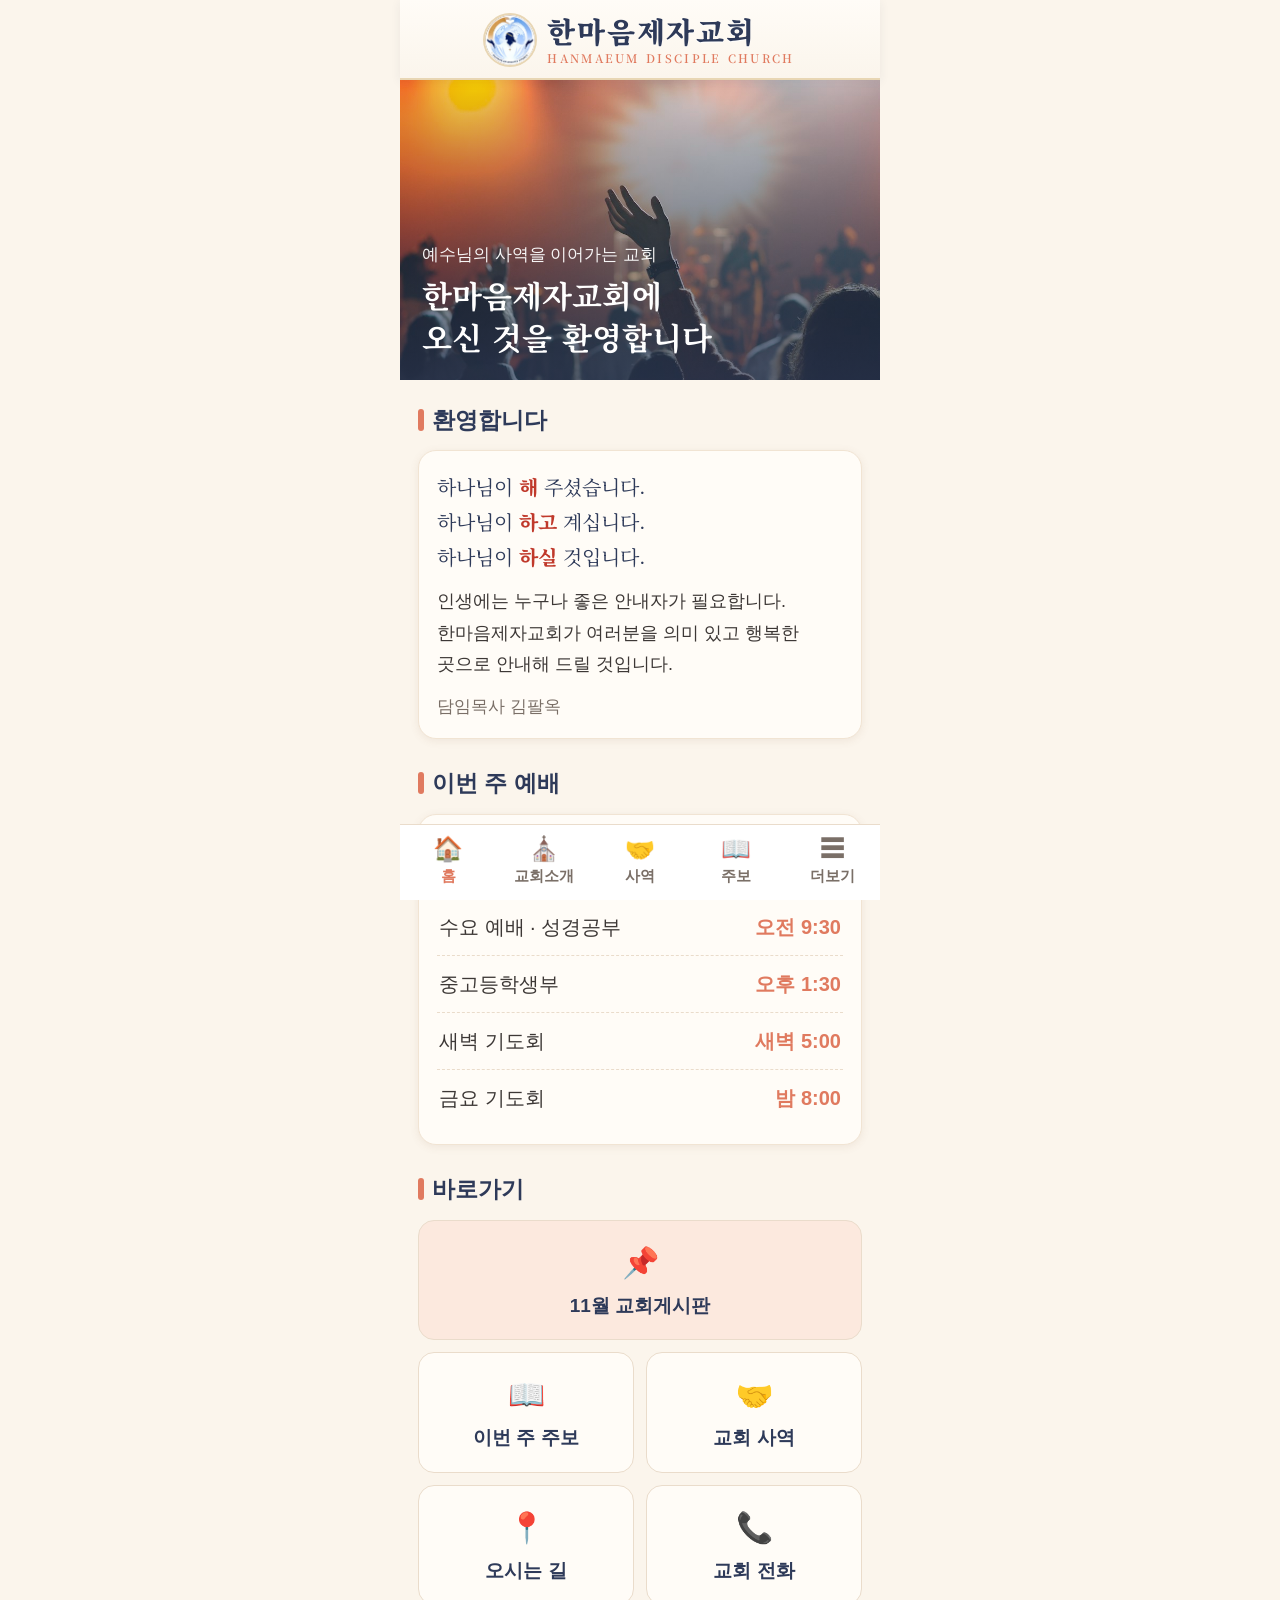
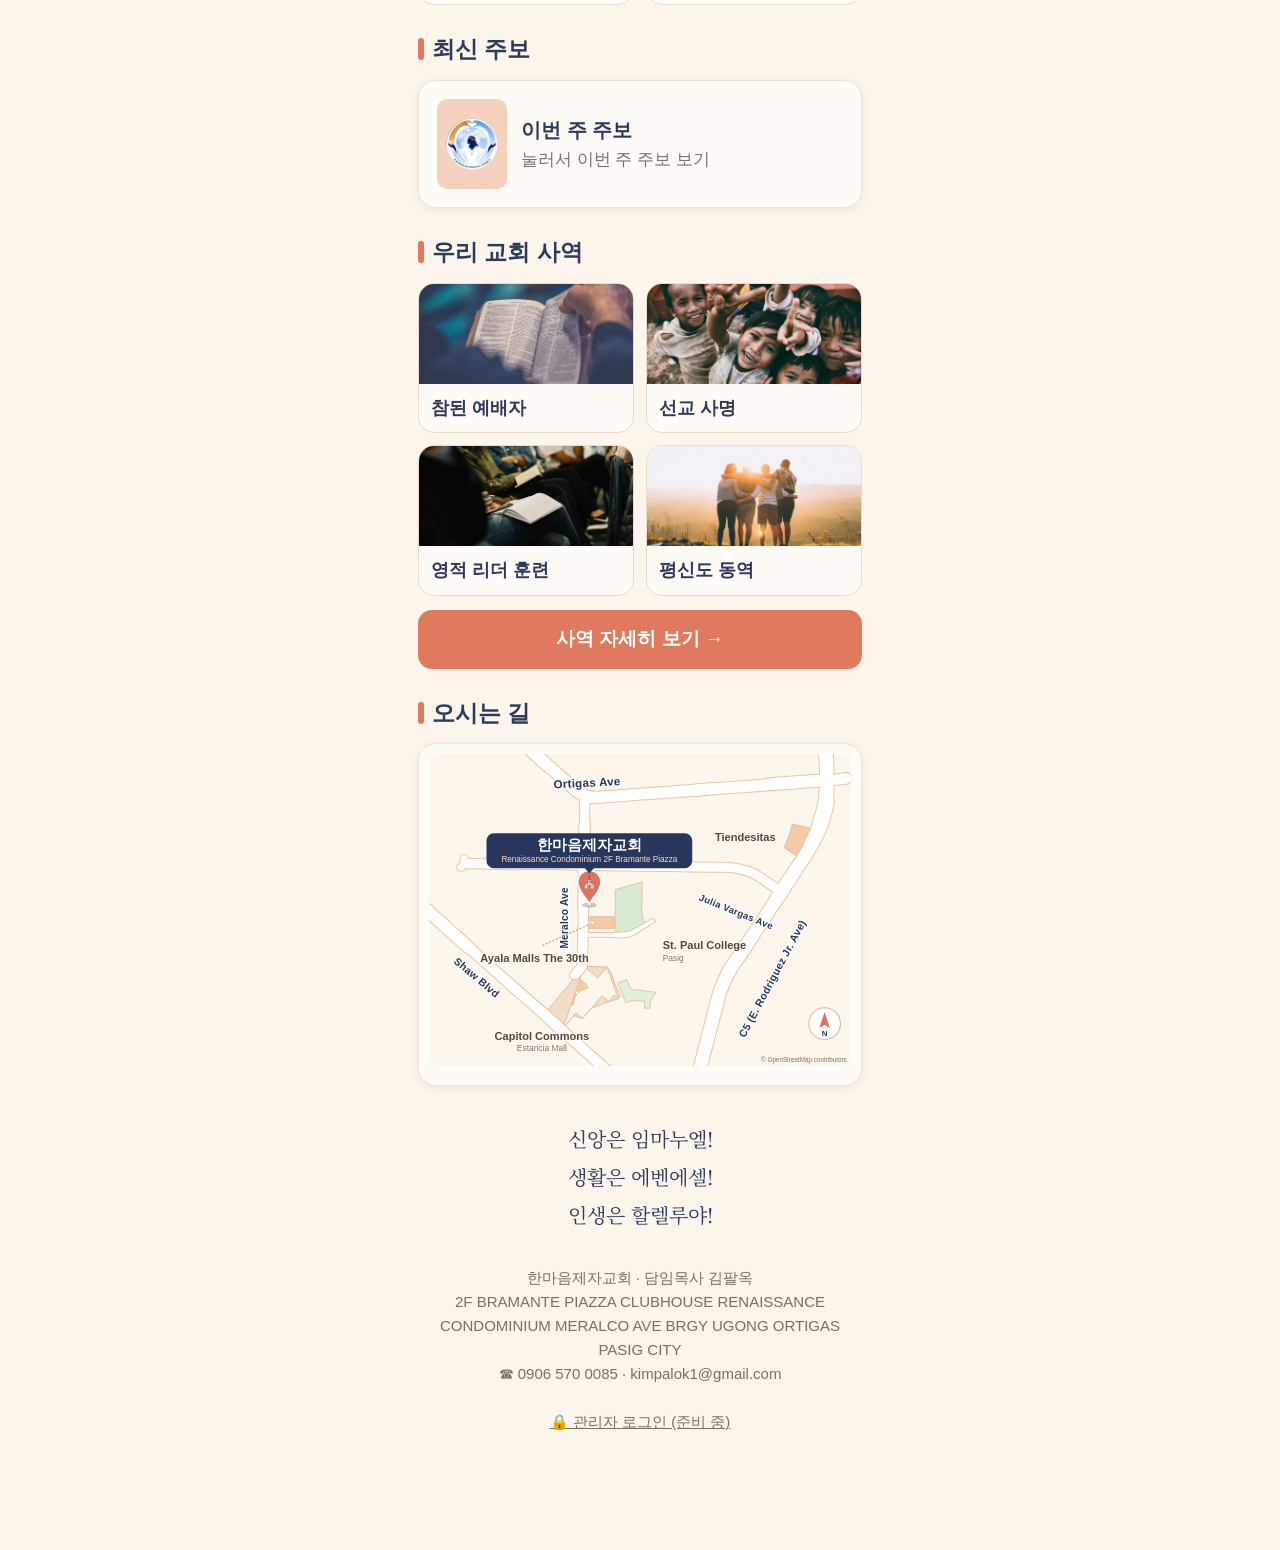
<file: index.html>
<!DOCTYPE html><html lang="ko"><head><meta charset="utf-8"><meta name="viewport" content="width=device-width,initial-scale=1"><title>한마음제자교회</title><link rel="manifest" href="manifest.webmanifest"><link rel="icon" type="image/png" sizes="32x32" href="img/icons/favicon-32.png"><link rel="apple-touch-icon" href="img/icons/apple-touch-icon.png"><meta name="theme-color" content="#FBF5EC"><meta name="apple-mobile-web-app-capable" content="yes"><meta name="mobile-web-app-capable" content="yes"><meta name="apple-mobile-web-app-title" content="한마음교회"><meta property="og:type" content="website"><meta property="og:title" content="한마음제자교회"><meta property="og:description" content="한마음제자교회 예배·사역 안내 (Ortigas, Pasig City)"><meta property="og:image" content="https://chamegirl0808-maker.github.io/hanmaum-church-app/img/hero.jpg"><meta property="og:url" content="https://chamegirl0808-maker.github.io/hanmaum-church-app/index.html"><link rel="preconnect" href="https://fonts.googleapis.com"><link rel="preconnect" href="https://fonts.gstatic.com" crossorigin><link rel="stylesheet" href="https://fonts.googleapis.com/css2?family=Noto+Serif+KR:wght@600;700;900&display=swap"><link rel="stylesheet" href="style.css"><script src="photos.js"></script></head><body><header class="top"><a class="brand" href="index.html"><img data-photo="logo" alt=""><span class="bt"><b>한마음제자교회</b><small>HANMAEUM DISCIPLE CHURCH</small></span></a></header>
<div class="hero" data-photo="hero"><div class="t"><small>예수님의 사역을 이어가는 교회</small><h1 class="serif">한마음제자교회에<br>오신 것을 환영합니다</h1></div></div>
<section id="about"><h2>환영합니다</h2><div class="card vision">
<p class="serif">하나님이 <span class="accent">해</span> 주셨습니다.<br>하나님이 <span class="accent">하고</span> 계십니다.<br>하나님이 <span class="accent">하실</span> 것입니다.</p>
<p style="margin-top:12px;font-size:18px;color:var(--char)">인생에는 누구나 좋은 안내자가 필요합니다. 한마음제자교회가 여러분을 의미 있고 행복한 곳으로 안내해 드릴 것입니다.</p>
<div class="who">담임목사 김팔옥</div></div></section>
<section><h2>이번 주 예배</h2><div class="card times">
<div class="row main"><span>주일 낮 예배</span><b>오전 10:50</b></div>
<div class="row"><span>수요 예배 · 성경공부</span><b>오전 9:30</b></div>
<div class="row"><span>중고등학생부</span><b>오후 1:30</b></div>
<div class="row"><span>새벽 기도회</span><b>새벽 5:00</b></div>
<div class="row"><span>금요 기도회</span><b>밤 8:00</b></div></div></section>
<section><h2>바로가기</h2><div class="quick"><a href="board.html" style="grid-column:span 2;background:var(--peach-l)"><span>📌</span>11월 교회게시판</a>
<a href="jubo.html"><span>📖</span>이번 주 주보</a><a href="ministry.html"><span>🤝</span>교회 사역</a>
<a href="directions.html"><span>📍</span>오시는 길</a><a href="tel:09065700085"><span>📞</span>교회 전화</a></div></section>
<section id="bulletin"><h2>최신 주보</h2><a class="card bul" href="jubo.html"><div class="ic"><img data-photo="logo" alt=""></div><div>
<h3 id="bulT">이번 주 주보</h3><p id="bulS">눌러서 이번 주 주보 보기</p></div></a></section>
<section><h2>우리 교회 사역</h2><div class="mprev">
<a href="ministry.html#m1"><div class="ph" data-photo="worship"></div><b>참된 예배자</b></a>
<a href="ministry.html#m2"><div class="ph" data-photo="mission"></div><b>선교 사명</b></a>
<a href="ministry.html#m3"><div class="ph" data-photo="leader"></div><b>영적 리더 훈련</b></a>
<a href="ministry.html#m4"><div class="ph" data-photo="together"></div><b>평신도 동역</b></a></div>
<a class="btn" href="ministry.html">사역 자세히 보기 →</a></section>
<section id="map"><h2>오시는 길</h2><a href="directions.html" class="card" style="display:block;padding:10px"><img data-photo="map" alt="교회 위치 지도 · 눌러서 오시는 길 보기" style="width:100%;border-radius:10px"></a></section>
<section><div class="motto serif">신앙은 임마누엘!<br>생활은 에벤에셀!<br>인생은 할렐루야!</div></section>
<div class="foot" id="more">한마음제자교회 · 담임목사 김팔옥<br>2F BRAMANTE PIAZZA CLUBHOUSE RENAISSANCE CONDOMINIUM MERALCO AVE BRGY UGONG ORTIGAS PASIG CITY<br>☎ 0906 570 0085 · kimpalok1@gmail.com<br><br><a href="#">🔒 관리자 로그인 (준비 중)</a></div>
<nav class="tab"><a href="index.html" class="on"><span>🏠</span>홈</a><a href="index.html#about" class="A"><span>⛪</span>교회소개</a><a href="ministry.html" class="M"><span>🤝</span>사역</a><a href="jubo.html" class="B"><span>📖</span>주보</a><a href="#more" class="X"><span>☰</span>더보기</a></nav>
<script src="jubo-loader.js"></script><script>loadLatestJubo().then(function(r){document.getElementById("bulT").textContent=juboTitle(r.date);var o=(r.jubo.order||[]).filter(function(x){return x.name=="설교"})[0],t=o&&juboClean(o.mid);document.getElementById("bulS").textContent=(r.jubo.issue||"")+(t?" · 설교: "+t:"");}).catch(function(){});</script>
</body></html>
</file>
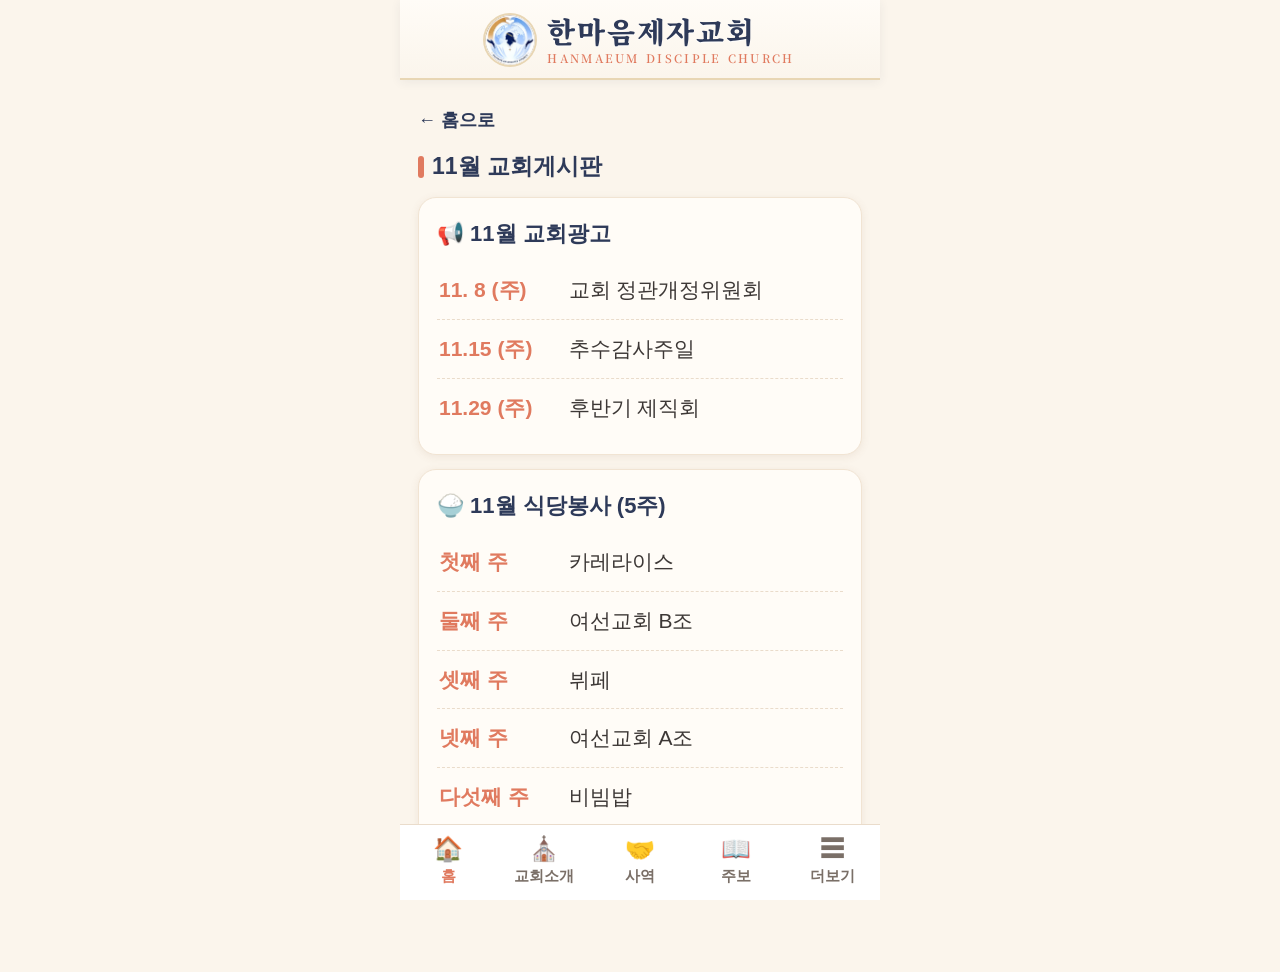
<file: board.html>
<!DOCTYPE html><html lang="ko"><head><meta charset="utf-8"><meta name="viewport" content="width=device-width,initial-scale=1"><title>교회게시판 · 한마음제자교회</title><link rel="manifest" href="manifest.webmanifest"><link rel="icon" type="image/png" sizes="32x32" href="img/icons/favicon-32.png"><link rel="apple-touch-icon" href="img/icons/apple-touch-icon.png"><meta name="theme-color" content="#FBF5EC"><meta name="apple-mobile-web-app-capable" content="yes"><meta name="mobile-web-app-capable" content="yes"><meta name="apple-mobile-web-app-title" content="한마음교회"><link rel="preconnect" href="https://fonts.googleapis.com"><link rel="preconnect" href="https://fonts.gstatic.com" crossorigin><link rel="stylesheet" href="https://fonts.googleapis.com/css2?family=Noto+Serif+KR:wght@600;700;900&display=swap"><link rel="stylesheet" href="style.css"><script src="photos.js"></script>
<style>.bd h3{font-size:22px;color:var(--navy);margin:0 0 10px}.bd ol{list-style:none;padding:0;margin:0}.bd li{display:flex;gap:12px;align-items:baseline;padding:12px 2px;border-bottom:1px dashed var(--line);font-size:21px}.bd li:last-child{border:0}.bd li b{color:var(--coral);font-weight:900;white-space:nowrap;min-width:5.6em}.bd .note{font-size:16px;color:var(--mute);margin-top:8px}</style></head><body><header class="top"><a class="brand" href="index.html"><img data-photo="logo" alt=""><span class="bt"><b>한마음제자교회</b><small>HANMAEUM DISCIPLE CHURCH</small></span></a></header>
<section class="pdet"><a class="back" href="index.html">← 홈으로</a><h2 id="bt">교회게시판</h2><div id="board"><p>불러오는 중…</p></div></section>
<nav class="tab"><a href="index.html" class="on"><span>🏠</span>홈</a><a href="index.html#about"><span>⛪</span>교회소개</a><a href="ministry.html"><span>🤝</span>사역</a><a href="jubo.html"><span>📖</span>주보</a><a href="index.html#more"><span>☰</span>더보기</a></nav>
<script src="board.js"></script><script>
(function(){var B=window.BOARD||{},k=B.current,M=B.months&&B.months[k];
function e(x){return String(x).replace(/[&<>"]/g,function(c){return{"&":"&amp;","<":"&lt;",">":"&gt;",'"':"&quot;"}[c]})}
if(!M){board.innerHTML="<p>게시판 내용이 아직 없습니다.</p>";return}
bt.textContent=M.title;document.title=M.title+" · 한마음제자교회";
var h="";(M.sections||[]).forEach(function(s){h+='<div class="card bd" style="margin-bottom:14px"><h3>'+e(s.title)+'</h3><ol>'+s.items.map(function(r){return'<li><b>'+e(r[0])+'</b><span>'+e(r[1])+'</span></li>'}).join("")+'</ol>'+(s.note?'<p class="note">'+e(s.note)+'</p>':'')+'</div>'});
board.innerHTML=h;})();
</script></body></html>
</file>
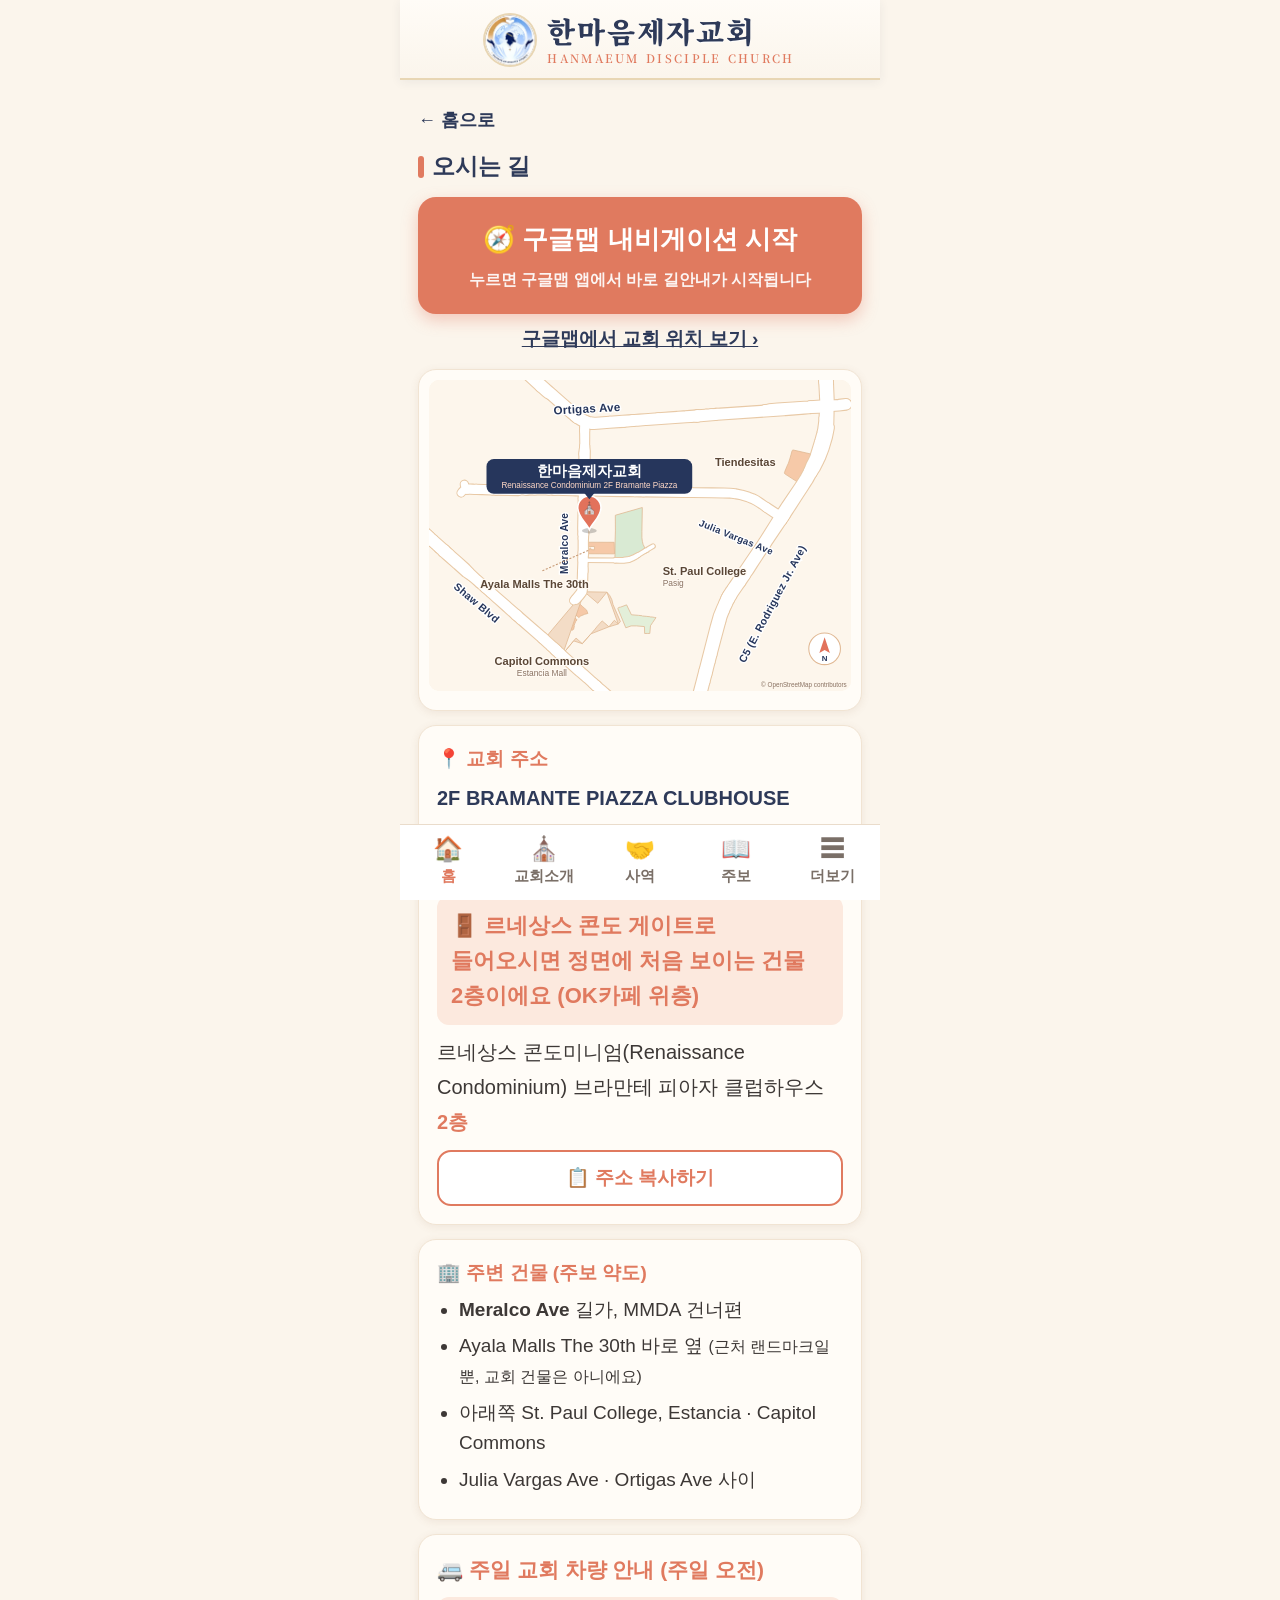
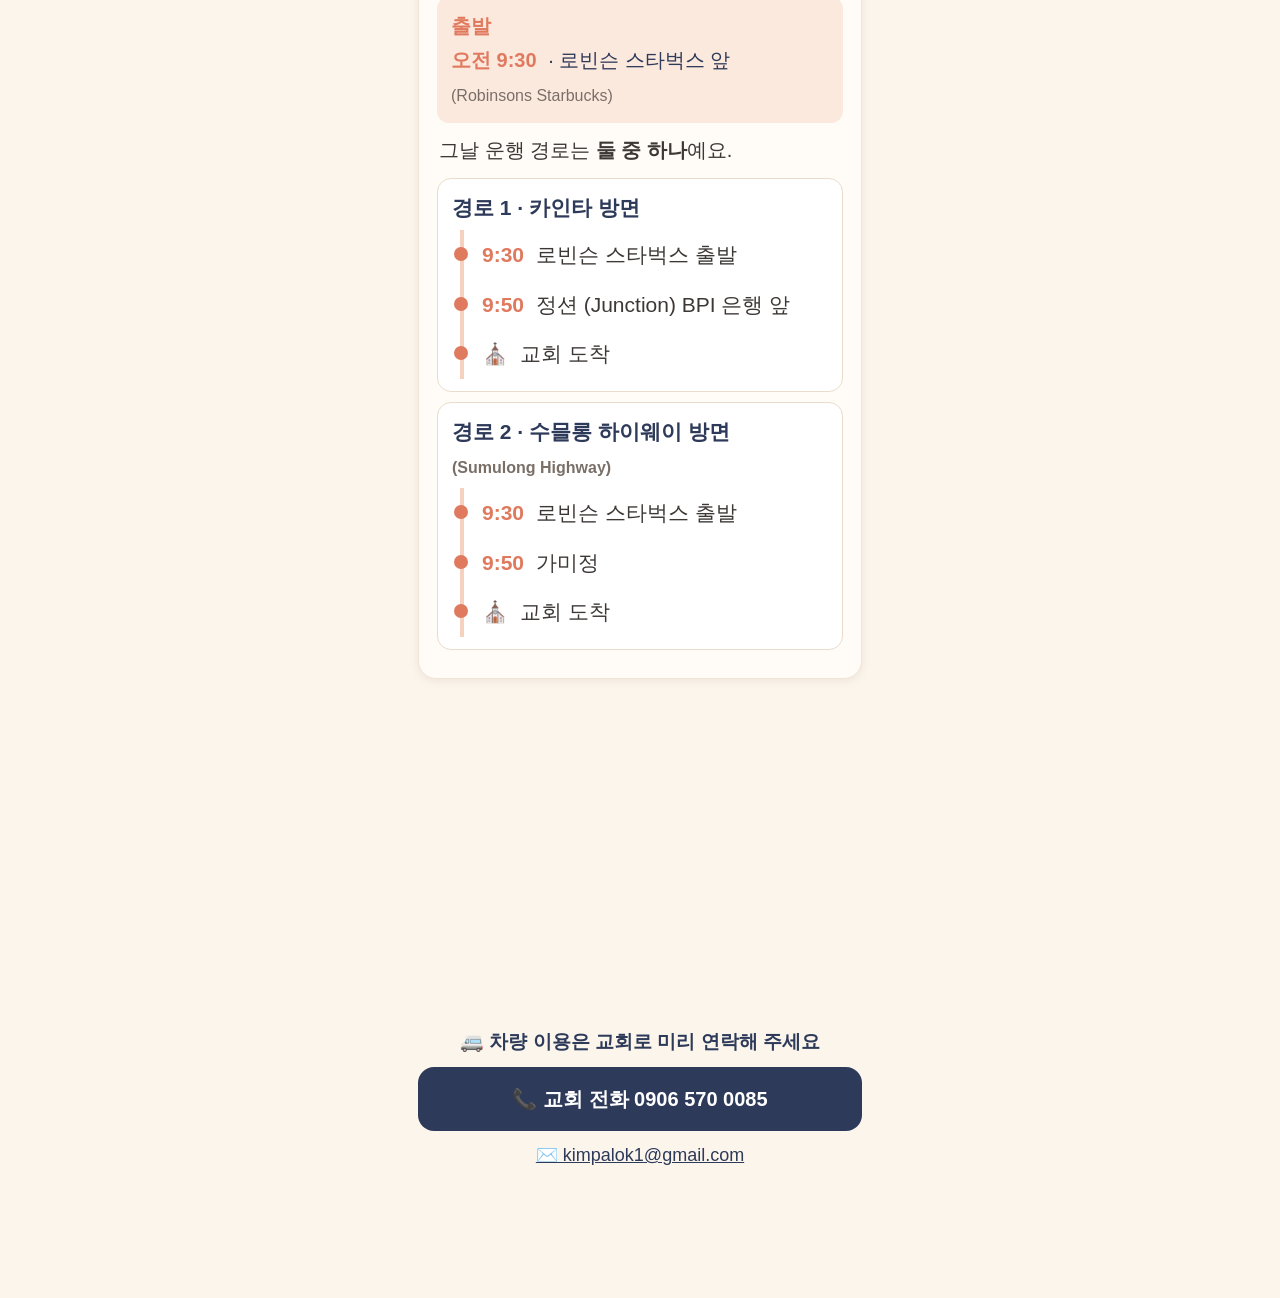
<file: directions.html>
<!DOCTYPE html><html lang="ko"><head><meta charset="utf-8"><meta name="viewport" content="width=device-width,initial-scale=1"><title>오시는 길 · 한마음제자교회</title><link rel="manifest" href="manifest.webmanifest"><link rel="icon" type="image/png" sizes="32x32" href="img/icons/favicon-32.png"><link rel="apple-touch-icon" href="img/icons/apple-touch-icon.png"><meta name="theme-color" content="#FBF5EC"><meta name="apple-mobile-web-app-capable" content="yes"><meta name="mobile-web-app-capable" content="yes"><meta name="apple-mobile-web-app-title" content="한마음교회"><link rel="preconnect" href="https://fonts.googleapis.com"><link rel="preconnect" href="https://fonts.gstatic.com" crossorigin><link rel="stylesheet" href="https://fonts.googleapis.com/css2?family=Noto+Serif+KR:wght@600;700;900&display=swap"><link rel="stylesheet" href="style.css"><script src="photos.js"></script>
<style>.addr .big{font-size:23px;font-weight:800;line-height:1.5;color:var(--navy);margin:6px 0 4px;word-break:break-word}.copy{display:block;width:100%;margin-top:10px;padding:13px;border:2px solid var(--coral);background:#fff;color:var(--coral);border-radius:14px;font-size:19px;font-weight:700;font-family:inherit}.lm li{margin:6px 0;font-size:19px}.lm ul{padding-left:22px}.van .rt{background:var(--peach-l);border-radius:12px;padding:12px 14px;margin:10px 0;font-size:20px;line-height:1.7;color:var(--navy)}.van .rt b{color:var(--coral);display:block}.van small{color:var(--mute);font-size:16px}.mail{display:block;text-align:center;font-size:18px;color:var(--navy);margin:6px 0 14px}.van .one{font-size:20px;margin:6px 2px 10px}.route{border:1px solid var(--line);border-radius:14px;padding:12px 14px;margin:10px 0;background:#fff}.route h4{font-size:21px;color:var(--navy);margin-bottom:6px}.tl{list-style:none;padding:0;margin:0;border-left:4px solid var(--peach);margin-left:8px}.tl li{position:relative;padding:8px 0 8px 18px;font-size:21px}.tl li:before{content:"";position:absolute;left:-10px;top:17px;width:14px;height:14px;border-radius:50%;background:var(--coral)}.tl strong,.van .rt strong{color:var(--coral);font-weight:900;margin-right:6px}.pre{text-align:center;font-size:19px;font-weight:700;color:var(--navy);margin:14px 0 0}.navgo{display:block;text-align:center;background:var(--coral);color:#fff;font-size:26px;font-weight:900;padding:22px 14px;border-radius:18px;margin:6px 0 10px;text-decoration:none;box-shadow:0 6px 16px rgba(226,114,91,.35)}.navgo small{display:block;font-size:16px;font-weight:600;opacity:.92;margin-top:6px}.navsee{display:block;text-align:center;font-size:19px;font-weight:700;color:var(--navy);margin:0 0 14px;text-decoration:underline}.gframe{display:block;width:100%;height:320px;border:0;border-radius:14px;margin:10px 0}</style></head><body><header class="top"><a class="brand" href="index.html"><img data-photo="logo" alt=""><span class="bt"><b>한마음제자교회</b><small>HANMAEUM DISCIPLE CHURCH</small></span></a></header>
<section class="pdet"><a class="back" href="index.html">← 홈으로</a><h2>오시는 길</h2>
<a class="navgo" id="gm" href="https://www.google.com/maps/dir/?api=1&amp;destination=14.581758,121.064286&amp;travelmode=driving&amp;dir_action=navigate">🧭 구글맵 내비게이션 시작<small>누르면 구글맵 앱에서 바로 길안내가 시작됩니다</small></a>
<a class="navsee" id="gs" href="https://www.google.com/maps/search/?api=1&amp;query=14.581758,121.064286">구글맵에서 교회 위치 보기 ›</a>
<div class="card" style="padding:10px"><img src="img/church-map.svg" alt="교회 위치 지도 (한마음제자교회, Renaissance Condominium 2F Bramante Piazza)" style="width:100%;border-radius:10px;background:#fdf6ec"></div>
<div class="card addr"><b>📍 교회 주소</b><p class="big" id="ad">2F BRAMANTE PIAZZA CLUBHOUSE RENAISSANCE CONDOMINIUM MERALCO AVE BRGY UGONG ORTIGAS PASIG CITY</p><p style="font-size:22px;font-weight:800;line-height:1.6;color:var(--coral);background:var(--peach-l);border-radius:12px;padding:12px 14px;margin:10px 0">🚪 르네상스 콘도 게이트로 들어오시면 정면에 처음 보이는 건물 2층이에요 (OK카페 위층)</p><p>르네상스 콘도미니엄(Renaissance Condominium) 브라만테 피아자 클럽하우스 <b>2층</b></p><button class="copy" id="cp" type="button">📋 주소 복사하기</button></div>
<div class="card lm"><b style="color:var(--coral)">🏢 주변 건물 (주보 약도)</b><ul><li><b>Meralco Ave</b> 길가, MMDA 건너편</li><li>Ayala Malls The 30th 바로 옆 <small>(근처 랜드마크일 뿐, 교회 건물은 아니에요)</small></li><li>아래쪽 St. Paul College, Estancia · Capitol Commons</li><li>Julia Vargas Ave · Ortigas Ave 사이</li></ul></div>
<div class="card van" id="van"><b style="color:var(--coral);font-size:21px">🚐 주일 교회 차량 안내 (주일 오전)</b>
<div class="rt"><b>출발</b><strong>오전 9:30</strong> · 로빈슨 스타벅스 앞<br><small>(Robinsons Starbucks)</small></div>
<p class="one">그날 운행 경로는 <b>둘 중 하나</b>예요.</p>
<div class="route"><h4>경로 1 · 카인타 방면</h4><ol class="tl"><li><strong>9:30</strong> 로빈슨 스타벅스 출발</li><li><strong>9:50</strong> 정션 (Junction) BPI 은행 앞</li><li><strong>⛪</strong> 교회 도착</li></ol></div>
<div class="route"><h4>경로 2 · 수믈롱 하이웨이 방면<br><small>(Sumulong Highway)</small></h4><ol class="tl"><li><strong>9:30</strong> 로빈슨 스타벅스 출발</li><li><strong>9:50</strong> 가미정</li><li><strong>⛪</strong> 교회 도착</li></ol></div></div>
<iframe id="gf" class="gframe" title="구글 지도" src="https://maps.google.com/maps?q=14.581758,121.064286&amp;z=17&amp;output=embed" allowfullscreen referrerpolicy="no-referrer-when-downgrade"></iframe>
<p class="pre">🚐 차량 이용은 교회로 미리 연락해 주세요</p>
<a class="gmap tel" href="tel:09065700085">📞 교회 전화 0906 570 0085</a>
<a class="mail" href="mailto:kimpalok1@gmail.com">✉️ kimpalok1@gmail.com</a></section>
<nav class="tab"><a href="index.html" class="on"><span>🏠</span>홈</a><a href="index.html#about"><span>⛪</span>교회소개</a><a href="ministry.html"><span>🤝</span>사역</a><a href="jubo.html"><span>📖</span>주보</a><a href="index.html#more"><span>☰</span>더보기</a></nav>
<script>
var A="2F BRAMANTE PIAZZA CLUBHOUSE RENAISSANCE CONDOMINIUM MERALCO AVE BRGY UGONG ORTIGAS PASIG CITY";
cp.onclick=function(){function ok(){cp.textContent="✅ 복사되었습니다";setTimeout(function(){cp.textContent="📋 주소 복사하기"},2500)}
if(navigator.clipboard)navigator.clipboard.writeText(A).then(ok,fb);else fb();function fb(){var t=document.createElement("textarea");t.value=A;document.body.appendChild(t);t.select();try{document.execCommand("copy");ok()}catch(e){}t.remove()}};
</script></body></html>
</file>
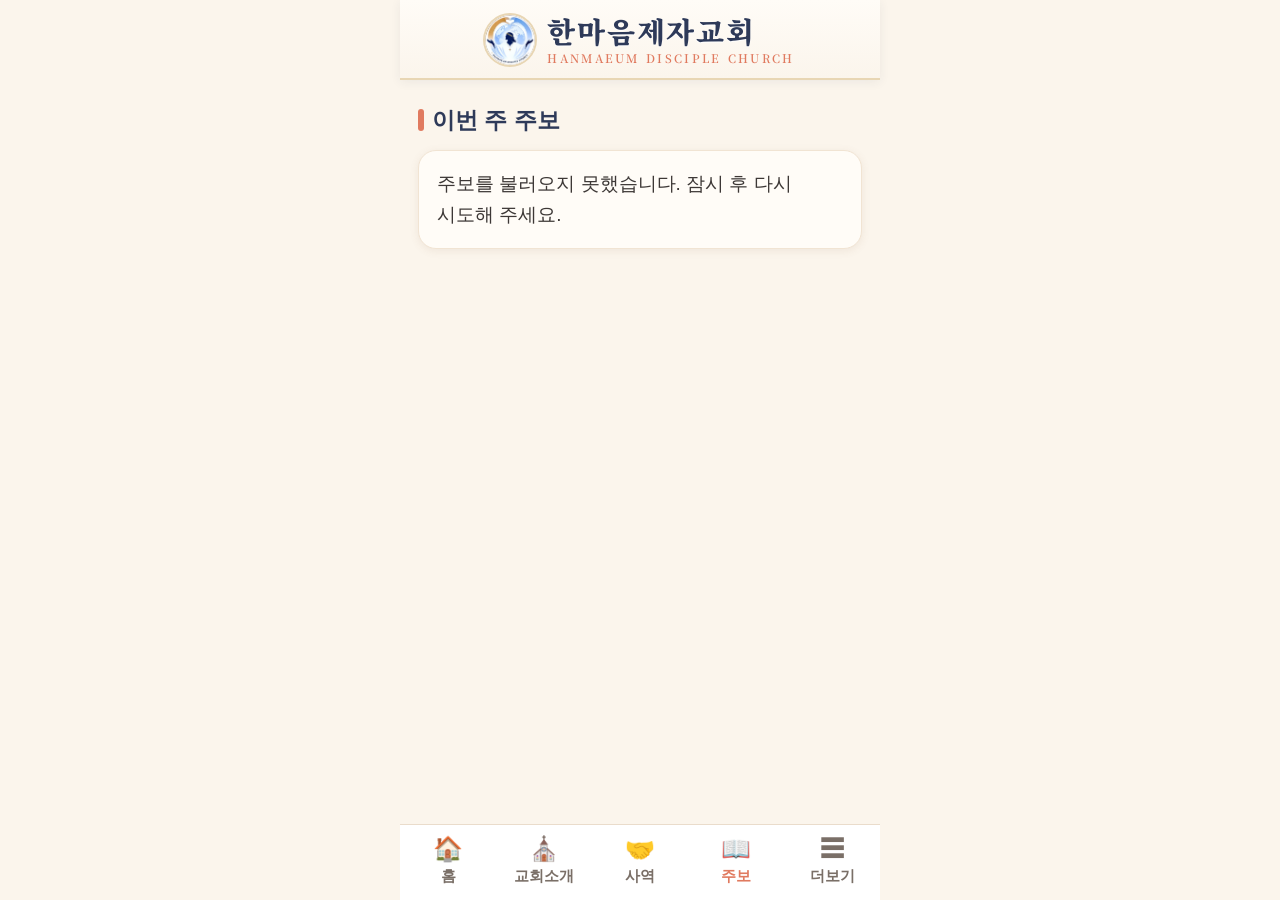
<file: jubo.html>
<!DOCTYPE html><html lang="ko"><head><meta charset="utf-8"><meta name="viewport" content="width=device-width,initial-scale=1"><title>이번 주 주보 · 한마음제자교회</title><link rel="manifest" href="manifest.webmanifest"><link rel="icon" type="image/png" sizes="32x32" href="img/icons/favicon-32.png"><link rel="apple-touch-icon" href="img/icons/apple-touch-icon.png"><meta name="theme-color" content="#FBF5EC"><meta name="apple-mobile-web-app-capable" content="yes"><meta name="mobile-web-app-capable" content="yes"><meta name="apple-mobile-web-app-title" content="한마음교회"><link rel="preconnect" href="https://fonts.googleapis.com"><link rel="preconnect" href="https://fonts.gstatic.com" crossorigin><link rel="stylesheet" href="https://fonts.googleapis.com/css2?family=Noto+Serif+KR:wght@600;700;900&display=swap"><link rel="stylesheet" href="style.css"><script src="photos.js"></script><script src="jubo-loader.js"></script>
<style>.jb h3{font-size:21px;color:var(--navy);margin:4px 0 8px}.jb .sec{font-weight:700;color:#c0392b;margin:14px 0 6px;font-size:19px}.jb .ord{display:flex;justify-content:space-between;gap:10px;padding:8px 0;border-bottom:1px dashed var(--line);font-size:19px}.jb .ord small{color:var(--mute);font-size:16px}.jb ul{padding-left:22px}.jb li{margin:8px 0;white-space:pre-line}.jb .hl{font-size:22px;text-align:center;color:var(--navy)}.jb .hl b{color:#c0392b}</style></head>
<body><header class="top"><a class="brand" href="index.html"><img data-photo="logo" alt=""><span class="bt"><b>한마음제자교회</b><small>HANMAEUM DISCIPLE CHURCH</small></span></a></header>
<section><h2 id="jt">이번 주 주보</h2><div id="jb" class="jb"><div class="card" style="padding:18px">주보를 불러오는 중입니다…</div></div></section>
<nav class="tab"><a href="index.html" class="H"><span>🏠</span>홈</a><a href="index.html#about" class="A"><span>⛪</span>교회소개</a><a href="ministry.html" class="M"><span>🤝</span>사역</a><a href="jubo.html" class="on"><span>📖</span>주보</a><a href="#more" class="X"><span>☰</span>더보기</a></nav>
<script>
function e(s){return String(s).replace(/[&<>"]/g,function(c){return{"&":"&amp;","<":"&lt;",">":"&gt;",'"':"&quot;"}[c]})}
var want=(location.search.match(/[?&]d=(\d{4}-\d{2}-\d{2})/)||[])[1];
loadLatestJubo(want).then(function(r){var J=r.jubo,C=juboClean,h="";
document.getElementById("jt").textContent=juboTitle(r.date);
h+='<div class="card" style="padding:18px;margin-bottom:14px"><h3 class="serif">'+e(juboTitle(r.date))+'</h3><p>'+e(J.issue||"")+(J.season?' · '+e(J.season):'')+'</p><p>주일 낮 예배 '+e(C(J.service&&J.service.time))+' · '+e(C(J.service&&J.service.leader))+'</p></div>';
if(J.newsHeadline)h+='<div class="card" style="padding:18px;margin-bottom:14px"><p class="hl serif">'+J.newsHeadline.map(function(t,i){return i%2?"<b>"+e(t)+"</b>":e(t)}).join("")+'</p></div>';
if(J.praise)h+='<div class="card" style="padding:18px;margin-bottom:14px"><h3>경배와 찬양</h3><p>'+e(J.praise)+'</p></div>';
if(J.order){h+='<div class="card" style="padding:18px;margin-bottom:14px"><h3>예배 순서</h3>';J.order.forEach(function(o){if(o.section){h+='<div class="sec">'+e(o.section)+'</div>';return}var m=C(o.mid);h+='<div class="ord"><span>'+e(o.name)+(m?' <small>'+e(m)+'</small>':'')+'</span><small>'+e(C(o.by))+'</small></div>'});h+='</div>'}
if(J.news&&J.news.length)h+='<div class="card" style="padding:18px;margin-bottom:14px"><h3>교회 소식</h3><ul>'+J.news.map(function(n){return"<li>"+e(n)+"</li>"}).join("")+'</ul></div>';
if(J.prayers&&J.prayers.length)h+='<div class="card" style="padding:18px;margin-bottom:14px"><h3>함께 기도합시다</h3><ul>'+J.prayers.map(function(n){return"<li>"+e(n)+"</li>"}).join("")+'</ul></div>';
document.getElementById("jb").innerHTML=h;
juboWeeks().then(function(w){if(!w.length)return;var x='<div class="card" style="padding:18px;margin-bottom:14px"><h3>지난 주보</h3><ul>'+w.map(function(d){return '<li><a href="jubo.html?d='+d+'"'+(d==r.date?' style="font-weight:700;color:#c0392b"':'')+'>'+e(juboTitle(d))+(d==r.date?' (보는 중)':'')+'</a></li>'}).join("")+'</ul></div>';document.getElementById("jb").insertAdjacentHTML("beforeend",x)});
}).catch(function(){document.getElementById("jb").innerHTML='<div class="card" style="padding:18px">주보를 불러오지 못했습니다. 잠시 후 다시 시도해 주세요.</div>'});
</script></body></html>
</file>
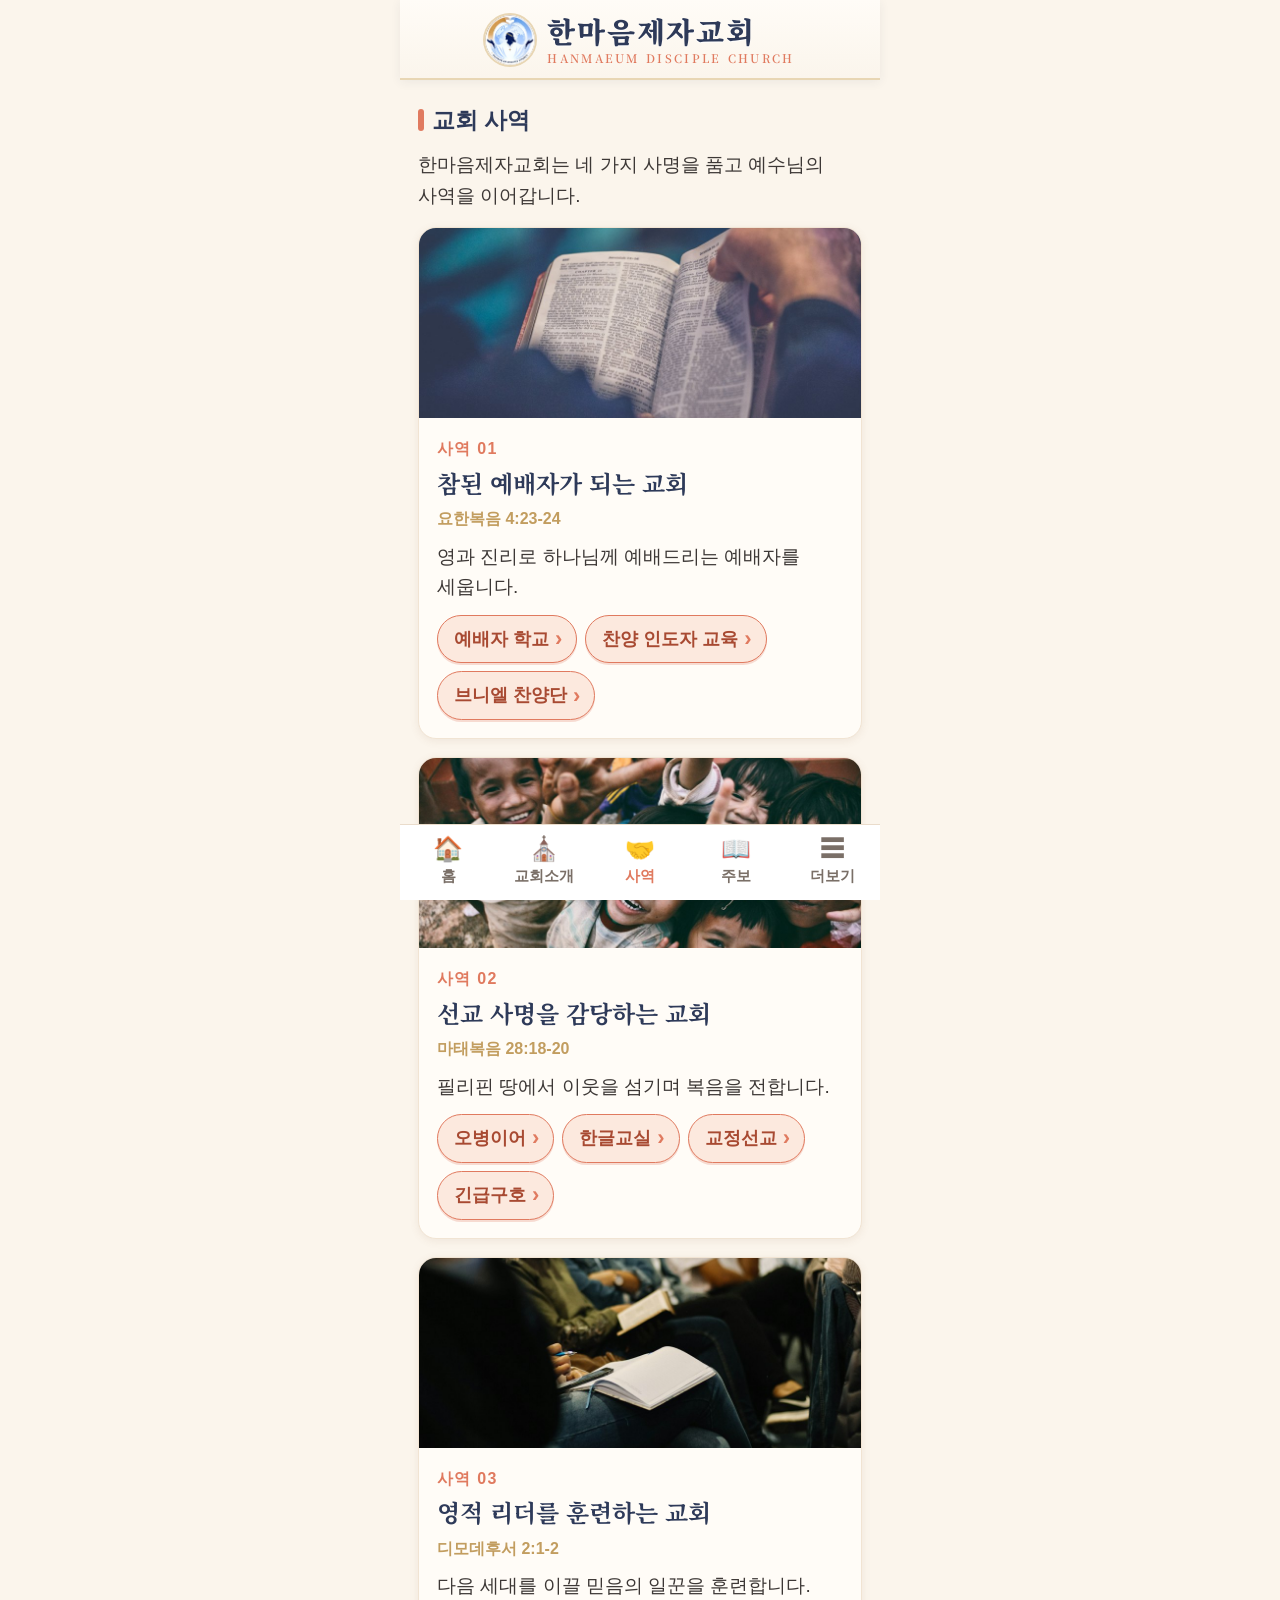
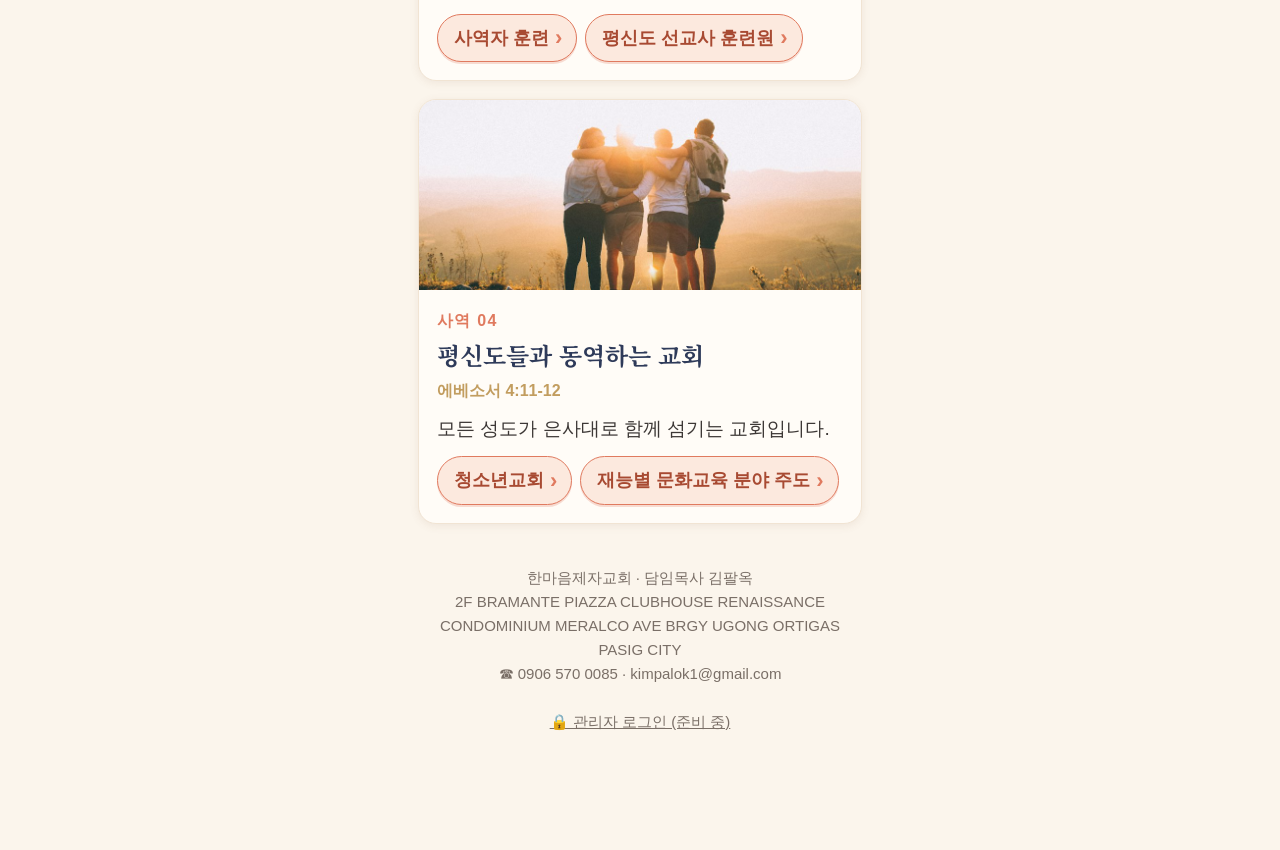
<file: ministry.html>
<!DOCTYPE html><html lang="ko"><head><meta charset="utf-8"><meta name="viewport" content="width=device-width,initial-scale=1"><title>한마음제자교회</title><link rel="manifest" href="manifest.webmanifest"><link rel="icon" type="image/png" sizes="32x32" href="img/icons/favicon-32.png"><link rel="apple-touch-icon" href="img/icons/apple-touch-icon.png"><meta name="theme-color" content="#FBF5EC"><meta name="apple-mobile-web-app-capable" content="yes"><meta name="mobile-web-app-capable" content="yes"><meta name="apple-mobile-web-app-title" content="한마음교회"><meta property="og:type" content="website"><meta property="og:title" content="한마음제자교회"><meta property="og:description" content="한마음제자교회 예배·사역 안내 (Ortigas, Pasig City)"><meta property="og:image" content="https://chamegirl0808-maker.github.io/hanmaum-church-app/img/hero.jpg"><meta property="og:url" content="https://chamegirl0808-maker.github.io/hanmaum-church-app/ministry.html"><link rel="preconnect" href="https://fonts.googleapis.com"><link rel="preconnect" href="https://fonts.gstatic.com" crossorigin><link rel="stylesheet" href="https://fonts.googleapis.com/css2?family=Noto+Serif+KR:wght@600;700;900&display=swap"><link rel="stylesheet" href="style.css"><script src="photos.js"></script></head><body><header class="top"><a class="brand" href="index.html"><img data-photo="logo" alt=""><span class="bt"><b>한마음제자교회</b><small>HANMAEUM DISCIPLE CHURCH</small></span></a></header>
<section><h2>교회 사역</h2><p style="font-size:19px;margin-bottom:16px">한마음제자교회는 네 가지 사명을 품고 예수님의 사역을 이어갑니다.</p>
<div class="card mcard" id="m1"><div class="ph" data-photo="worship"></div><div class="bd"><div class="no">사역 01</div><h3 class="serif">참된 예배자가 되는 교회</h3><div class="verse">요한복음 4:23-24</div><p>영과 진리로 하나님께 예배드리는 예배자를 세웁니다.</p><div class="tags"><a class="chip" href="program.html?id=worship-school">예배자 학교<i>›</i></a><a class="chip" href="program.html?id=praise-leader">찬양 인도자 교육<i>›</i></a><a class="chip" href="program.html?id=beniel">브니엘 찬양단<i>›</i></a></div></div></div>
<div class="card mcard" id="m2"><div class="ph" data-photo="mission"></div><div class="bd"><div class="no">사역 02</div><h3 class="serif">선교 사명을 감당하는 교회</h3><div class="verse">마태복음 28:18-20</div><p>필리핀 땅에서 이웃을 섬기며 복음을 전합니다.</p><div class="tags"><a class="chip" href="program.html?id=obyeongieo">오병이어<i>›</i></a><a class="chip" href="program.html?id=hangul">한글교실<i>›</i></a><a class="chip" href="program.html?id=prison">교정선교<i>›</i></a><a class="chip" href="program.html?id=relief">긴급구호<i>›</i></a></div></div></div>
<div class="card mcard" id="m3"><div class="ph" data-photo="leader"></div><div class="bd"><div class="no">사역 03</div><h3 class="serif">영적 리더를 훈련하는 교회</h3><div class="verse">디모데후서 2:1-2</div><p>다음 세대를 이끌 믿음의 일꾼을 훈련합니다.</p><div class="tags"><a class="chip" href="program.html?id=minister">사역자 훈련<i>›</i></a><a class="chip" href="program.html?id=lay-mission">평신도 선교사 훈련원<i>›</i></a></div></div></div>
<div class="card mcard" id="m4"><div class="ph" data-photo="together"></div><div class="bd"><div class="no">사역 04</div><h3 class="serif">평신도들과 동역하는 교회</h3><div class="verse">에베소서 4:11-12</div><p>모든 성도가 은사대로 함께 섬기는 교회입니다.</p><div class="tags"><a class="chip" href="program.html?id=youth">청소년교회<i>›</i></a><a class="chip" href="program.html?id=culture">재능별 문화교육 분야 주도<i>›</i></a></div></div></div>
</section>
<div class="foot" id="more">한마음제자교회 · 담임목사 김팔옥<br>2F BRAMANTE PIAZZA CLUBHOUSE RENAISSANCE CONDOMINIUM MERALCO AVE BRGY UGONG ORTIGAS PASIG CITY<br>☎ 0906 570 0085 · kimpalok1@gmail.com<br><br><a href="#">🔒 관리자 로그인 (준비 중)</a></div>
<nav class="tab"><a href="index.html" class="H"><span>🏠</span>홈</a><a href="index.html#about" class="A"><span>⛪</span>교회소개</a><a href="ministry.html" class="on"><span>🤝</span>사역</a><a href="jubo.html" class="B"><span>📖</span>주보</a><a href="#more" class="X"><span>☰</span>더보기</a></nav>
</body></html>
</file>
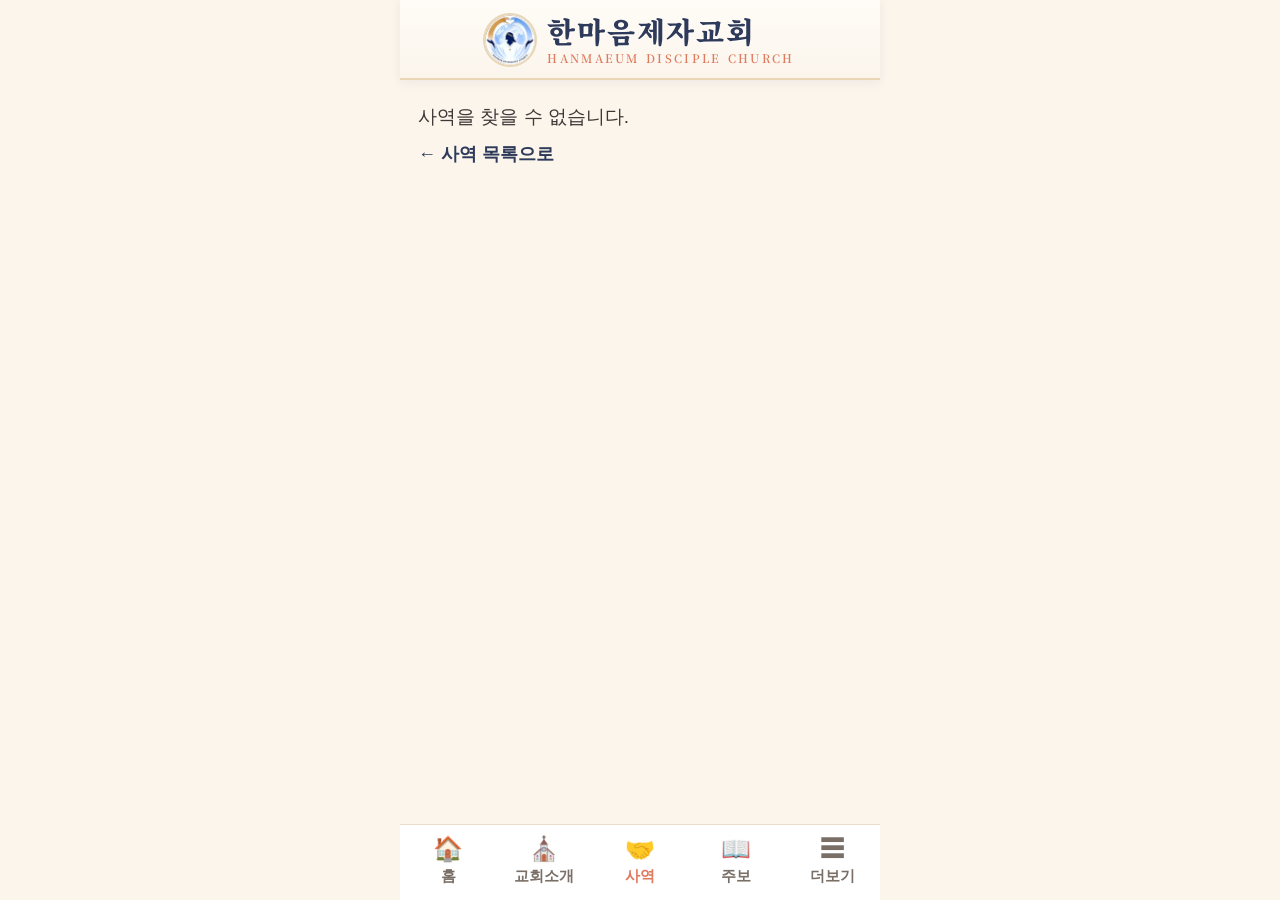
<file: program.html>
<!DOCTYPE html><html lang="ko"><head><meta charset="utf-8"><meta name="viewport" content="width=device-width,initial-scale=1"><title>사역 안내 · 한마음제자교회</title><link rel="manifest" href="manifest.webmanifest"><link rel="icon" type="image/png" sizes="32x32" href="img/icons/favicon-32.png"><link rel="apple-touch-icon" href="img/icons/apple-touch-icon.png"><meta name="theme-color" content="#FBF5EC"><meta name="apple-mobile-web-app-capable" content="yes"><meta name="mobile-web-app-capable" content="yes"><meta name="apple-mobile-web-app-title" content="한마음교회"><link rel="preconnect" href="https://fonts.googleapis.com"><link rel="preconnect" href="https://fonts.gstatic.com" crossorigin><link rel="stylesheet" href="https://fonts.googleapis.com/css2?family=Noto+Serif+KR:wght@600;700;900&display=swap"><link rel="stylesheet" href="style.css"><script src="photos.js"></script><script src="programs.js"></script></head><body><header class="top"><a class="brand" href="index.html"><img data-photo="logo" alt=""><span class="bt"><b>한마음제자교회</b><small>HANMAEUM DISCIPLE CHURCH</small></span></a></header>
<main id="pg"></main>
<nav class="tab"><a href="index.html"><span>🏠</span>홈</a><a href="index.html#about"><span>⛪</span>교회소개</a><a href="ministry.html" class="on"><span>🤝</span>사역</a><a href="jubo.html"><span>📖</span>주보</a><a href="index.html#more"><span>☰</span>더보기</a></nav>
<script>
const id=new URLSearchParams(location.search).get("id"),p=PROGRAMS[id],el=document.getElementById("pg");
if(!p){el.innerHTML='<section><p>사역을 찾을 수 없습니다.</p><a class="back" href="ministry.html">← 사역 목록으로</a></section>';}
else{const m=MINISTRIES[p.ministry];document.title=p.title+" · 한마음제자교회";
el.innerHTML=`<div class="phero" style="background-image:url('${p.photos[0]}')"></div><section class="pdet">
<a class="back" href="ministry.html#${p.ministry}">← 사역 목록으로</a>
<a class="pmin" href="ministry.html#${p.ministry}">${m.name}</a><h1 class="serif">${p.title}</h1>
<div class="card"><p>${p.desc}</p>${p.note?`<p class="pnote">📌 ${p.note}</p>`:""}</div>
<div class="pverse card"><b>관련 말씀</b><span>${m.verse}</span></div>
<div class="gal">${p.photos.slice(1).map(s=>`<img src="${s}" alt="">`).join("")}</div>
<a class="back big" href="ministry.html#${p.ministry}">← 사역 목록으로 돌아가기</a></section>`;}
</script></body></html>
</file>
<file: style.css>
:root{--cream:#FBF5EC;--cream2:#F6EBDD;--card:#FFFCF7;--peach:#F6D2BE;--peach-l:#FCE9DE;--coral:#E07A5F;--gold:#C29D5F;--gold-l:#E8D6B4;--navy:#2E3A59;--char:#3D3836;--mute:#7A6F67;--line:#EADCCB}
*{box-sizing:border-box;margin:0;padding:0}
body{font-family:'Pretendard','Noto Sans KR','Noto Sans CJK KR',sans-serif;background:var(--cream);color:var(--char);font-size:19px;line-height:1.6;word-break:keep-all;max-width:480px;margin:0 auto;padding-bottom:96px}
.serif{font-family:'Noto Serif KR','Noto Serif CJK KR',serif}
header.top{display:flex;align-items:center;justify-content:center;padding:14px 16px 12px;background:linear-gradient(180deg,#FFFCF7,var(--cream));position:sticky;top:0;z-index:5;border-bottom:2px solid var(--gold-l);box-shadow:0 2px 10px rgba(46,58,89,.07)}
header.top .brand{display:flex;align-items:center;gap:12px;text-decoration:none;color:inherit}
header.top img{width:50px;height:50px;flex:none;border-radius:50%;background:#fff;box-shadow:0 0 0 2px var(--gold-l)}
header.top .bt{display:flex;flex-direction:column;line-height:1.15}
header.top b{font-size:29px;font-weight:900;color:var(--navy);font-family:'Noto Serif KR','Noto Serif CJK KR',serif;letter-spacing:.06em;text-shadow:0 1px 0 #fff}
header.top small{margin-top:5px;font-size:11.5px;font-weight:600;letter-spacing:.2em;color:var(--coral);font-family:'Noto Serif KR',serif;white-space:nowrap}
.hero{height:300px;background-size:cover;background-position:center;position:relative}
.hero:after{content:"";position:absolute;inset:0;background:linear-gradient(180deg,rgba(46,58,89,.05),rgba(46,58,89,.72))}
.hero .t{position:absolute;left:22px;right:22px;bottom:22px;color:#fff;z-index:1}
.hero .t small{font-size:17px;opacity:.95}
.hero .t h1{font-size:31px;line-height:1.35;margin-top:4px}
section{padding:22px 18px 4px}
h2{font-size:23px;color:var(--navy);margin-bottom:12px;display:flex;align-items:center;gap:8px}
h2:before{content:"";width:6px;height:22px;border-radius:3px;background:var(--coral)}
.card{background:var(--card);border:1px solid #F1E4D3;border-radius:18px;box-shadow:0 2px 8px rgba(140,100,70,.10);padding:18px}
.vision p{font-size:20px;line-height:1.75;color:var(--navy)}
.vision .who{margin-top:12px;font-size:17px;color:var(--mute)}
.times .row{display:flex;justify-content:space-between;padding:12px 2px;border-bottom:1px dashed var(--line);font-size:20px}
.times .row:last-child{border:0}.times .row b{color:var(--coral)}
.times .main{background:var(--peach-l);border-radius:12px;padding:14px;margin:-4px -4px 6px;font-size:22px}
.quick{display:grid;grid-template-columns:1fr 1fr;gap:12px}
.quick a{background:var(--card);border:1px solid var(--line);border-radius:16px;padding:18px 10px;text-align:center;text-decoration:none;color:var(--navy);font-size:19px;font-weight:700}
.quick a span{display:block;font-size:30px;margin-bottom:4px}
.bul{display:flex;gap:14px;align-items:center;text-decoration:none;color:inherit}
.bul .ic{width:70px;height:90px;border-radius:10px;background:var(--peach);display:flex;align-items:center;justify-content:center;flex-shrink:0}
.bul .ic img{width:52px}
.bul h3{font-size:20px;color:var(--navy)} .bul p{font-size:17px;color:var(--mute)}
.mprev{display:grid;grid-template-columns:1fr 1fr;gap:12px}
.mprev a{border-radius:16px;overflow:hidden;background:var(--card);border:1px solid var(--line);text-decoration:none;color:var(--navy)}
.mprev .ph{height:100px;background-size:cover;background-position:center}
.mprev b{display:block;padding:10px 12px;font-size:18px}
.btn{display:block;text-align:center;margin-top:14px;padding:14px;border-radius:14px;background:var(--coral);color:#fff;text-decoration:none;font-weight:700;font-size:19px}
.mcard{padding:0;overflow:hidden;margin-bottom:18px}
.mcard .ph{height:190px;background-size:cover;background-position:center}
.mcard .bd{padding:18px}
.mcard .no{color:var(--coral);font-weight:700;font-size:16px;letter-spacing:.08em}
.mcard h3{font-size:24px;color:var(--navy);margin:2px 0 4px}
.mcard .verse{font-size:16px;color:var(--gold);font-weight:700}
.mcard p{margin-top:10px;font-size:19px}
.tags{display:flex;flex-wrap:wrap;gap:8px;margin-top:12px}
.tags span{background:var(--peach-l);color:#B5563D;border:1px solid var(--peach);border-radius:30px;padding:5px 14px;font-size:17px;font-weight:700}
.motto{text-align:center;color:var(--navy);font-size:20px;line-height:1.9;padding:8px 0}
.foot{padding:20px 18px;text-align:center;font-size:15px;color:var(--mute)}
.foot a{color:var(--mute)}
nav.tab{position:fixed;bottom:0;left:50%;transform:translateX(-50%);width:100%;max-width:480px;display:flex;background:#fff;border-top:1px solid var(--line);padding:8px 0 12px;z-index:9}
nav.tab a{flex:1;text-align:center;text-decoration:none;color:var(--mute);font-size:15px;font-weight:700}
nav.tab a span{display:block;font-size:24px;line-height:1.3}
nav.tab a.on{color:var(--coral)}

.accent{color:#c0392b;font-weight:800}
.tags .chip{display:inline-flex;align-items:center;gap:6px;background:var(--peach-l);color:#A84A32;border:1.5px solid var(--coral);border-radius:30px;padding:9px 14px 9px 16px;font-size:18px;font-weight:700;text-decoration:none;box-shadow:0 2px 0 rgba(224,122,95,.25);min-height:44px}
.tags .chip i{font-style:normal;font-size:22px;line-height:1;color:var(--coral)}
.tags .chip:active{background:var(--peach)}
.phero{height:250px;background-size:cover;background-position:center}
.pdet{padding:18px}
.pdet h1{font-size:30px;color:var(--navy);margin:4px 0 14px;line-height:1.3}
.pmin{display:inline-block;color:var(--coral);font-weight:700;font-size:17px;text-decoration:none}
.pdet .card{margin-bottom:14px}.pdet .card p{font-size:20px;line-height:1.75}
.pnote{margin-top:12px;padding-top:12px;border-top:1px dashed var(--line);font-size:18px!important;color:var(--mute)}
.pverse{display:flex;justify-content:space-between;align-items:center;background:var(--peach-l)!important}.pverse b{color:var(--navy)}.pverse span{color:var(--gold);font-weight:700;font-size:19px}
.gal{display:grid;grid-template-columns:1fr 1fr;gap:10px;margin-bottom:16px}.gal img{width:100%;height:140px;object-fit:cover;border-radius:14px}
.back{display:inline-block;color:var(--navy);font-weight:700;font-size:18px;text-decoration:none;padding:8px 0;margin-bottom:6px}
.back.big,.gmap{display:block;text-align:center;background:var(--coral);color:#fff;border-radius:16px;padding:16px;font-size:20px;font-weight:700;text-decoration:none;margin:10px 0}
.gmap.tel{background:var(--navy)}
.addr b{color:var(--coral)}.addr p{font-size:18px;margin-top:4px}
.gframe{width:100%;height:260px;border:0;border-radius:16px;margin:6px 0}
</file>
